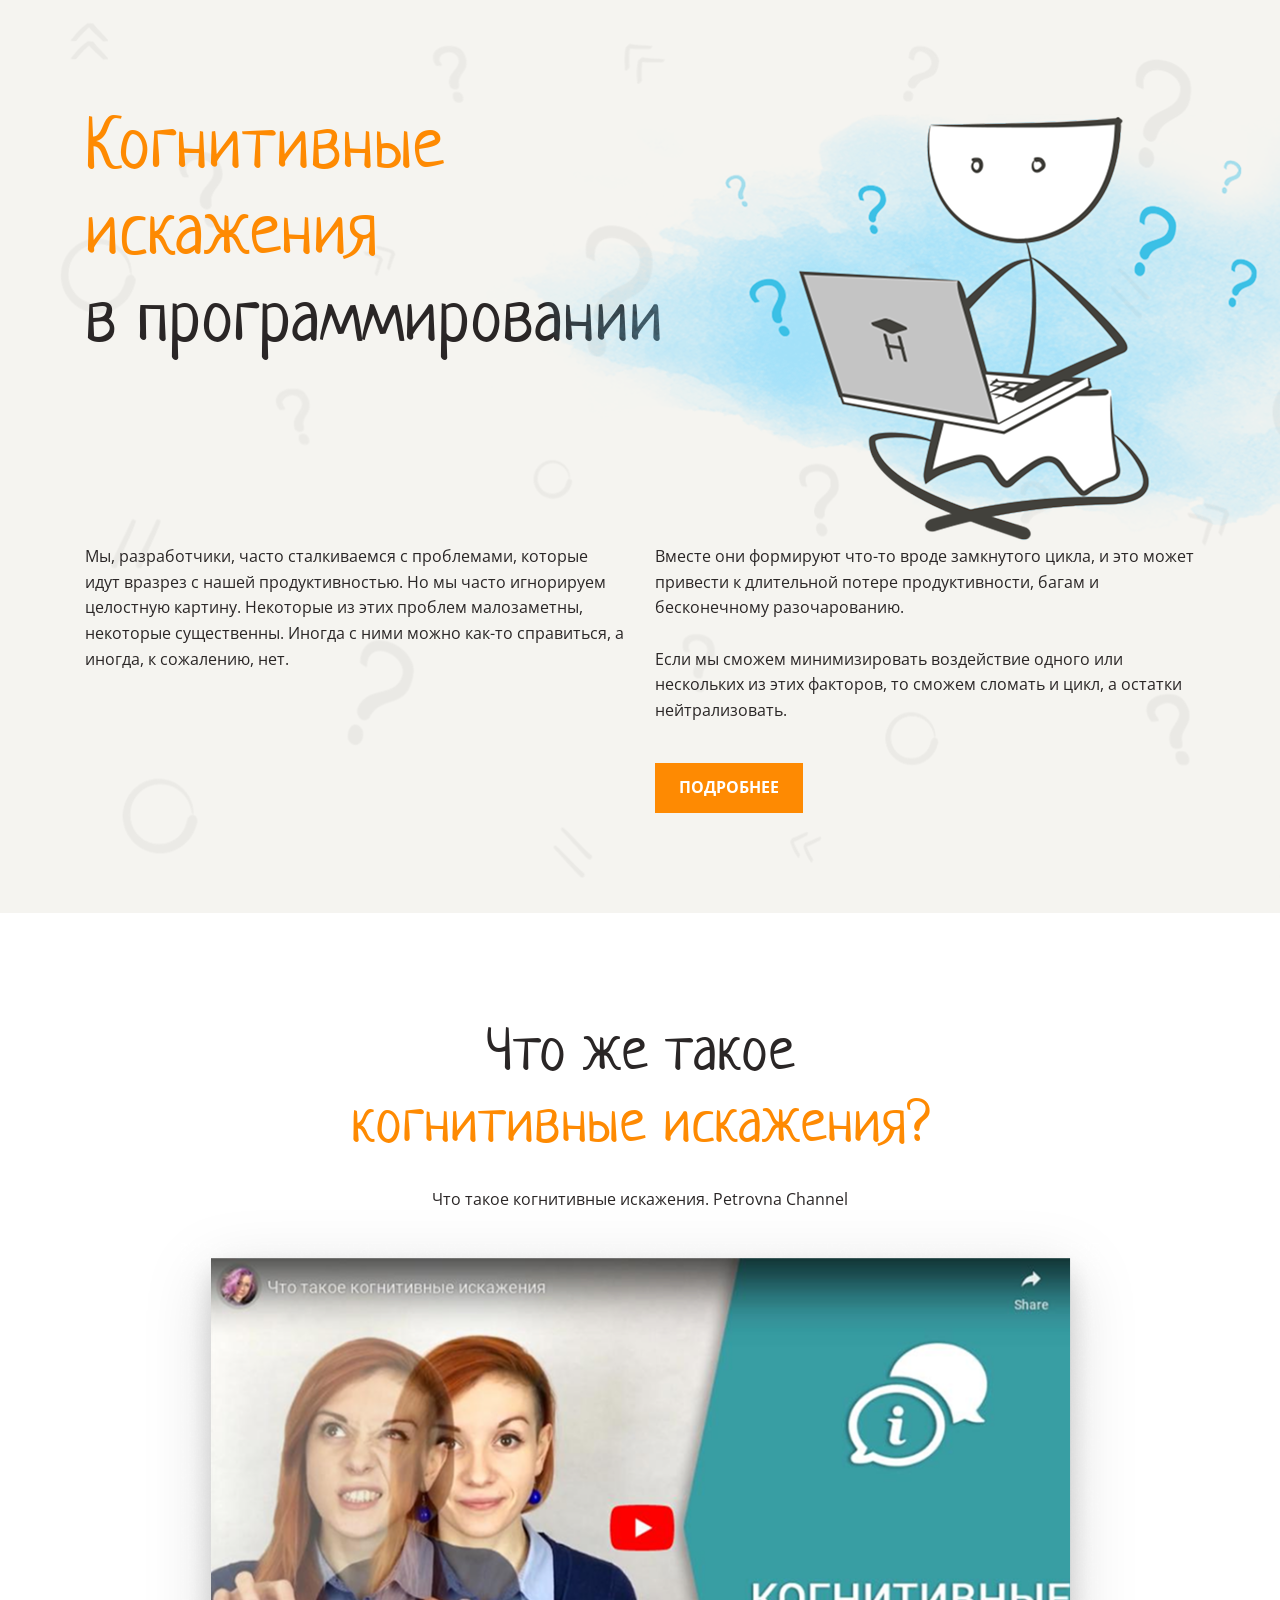
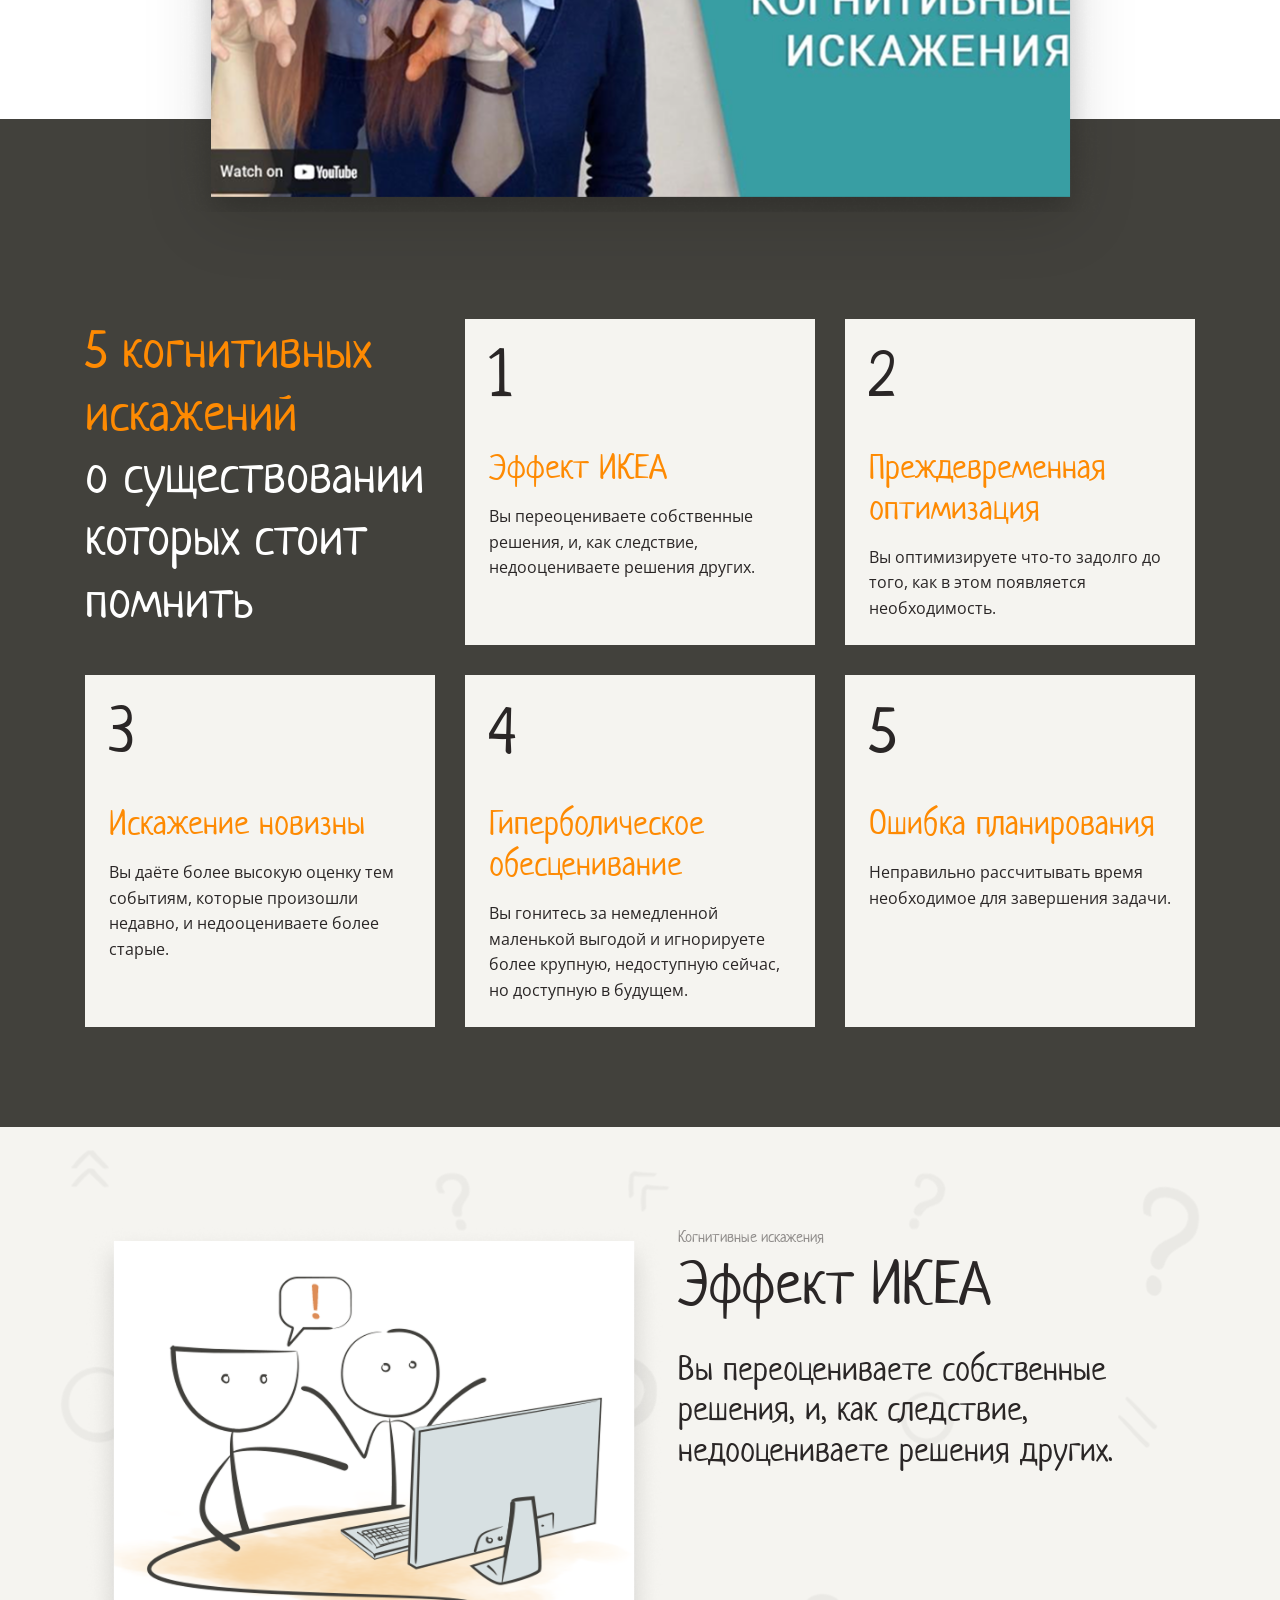
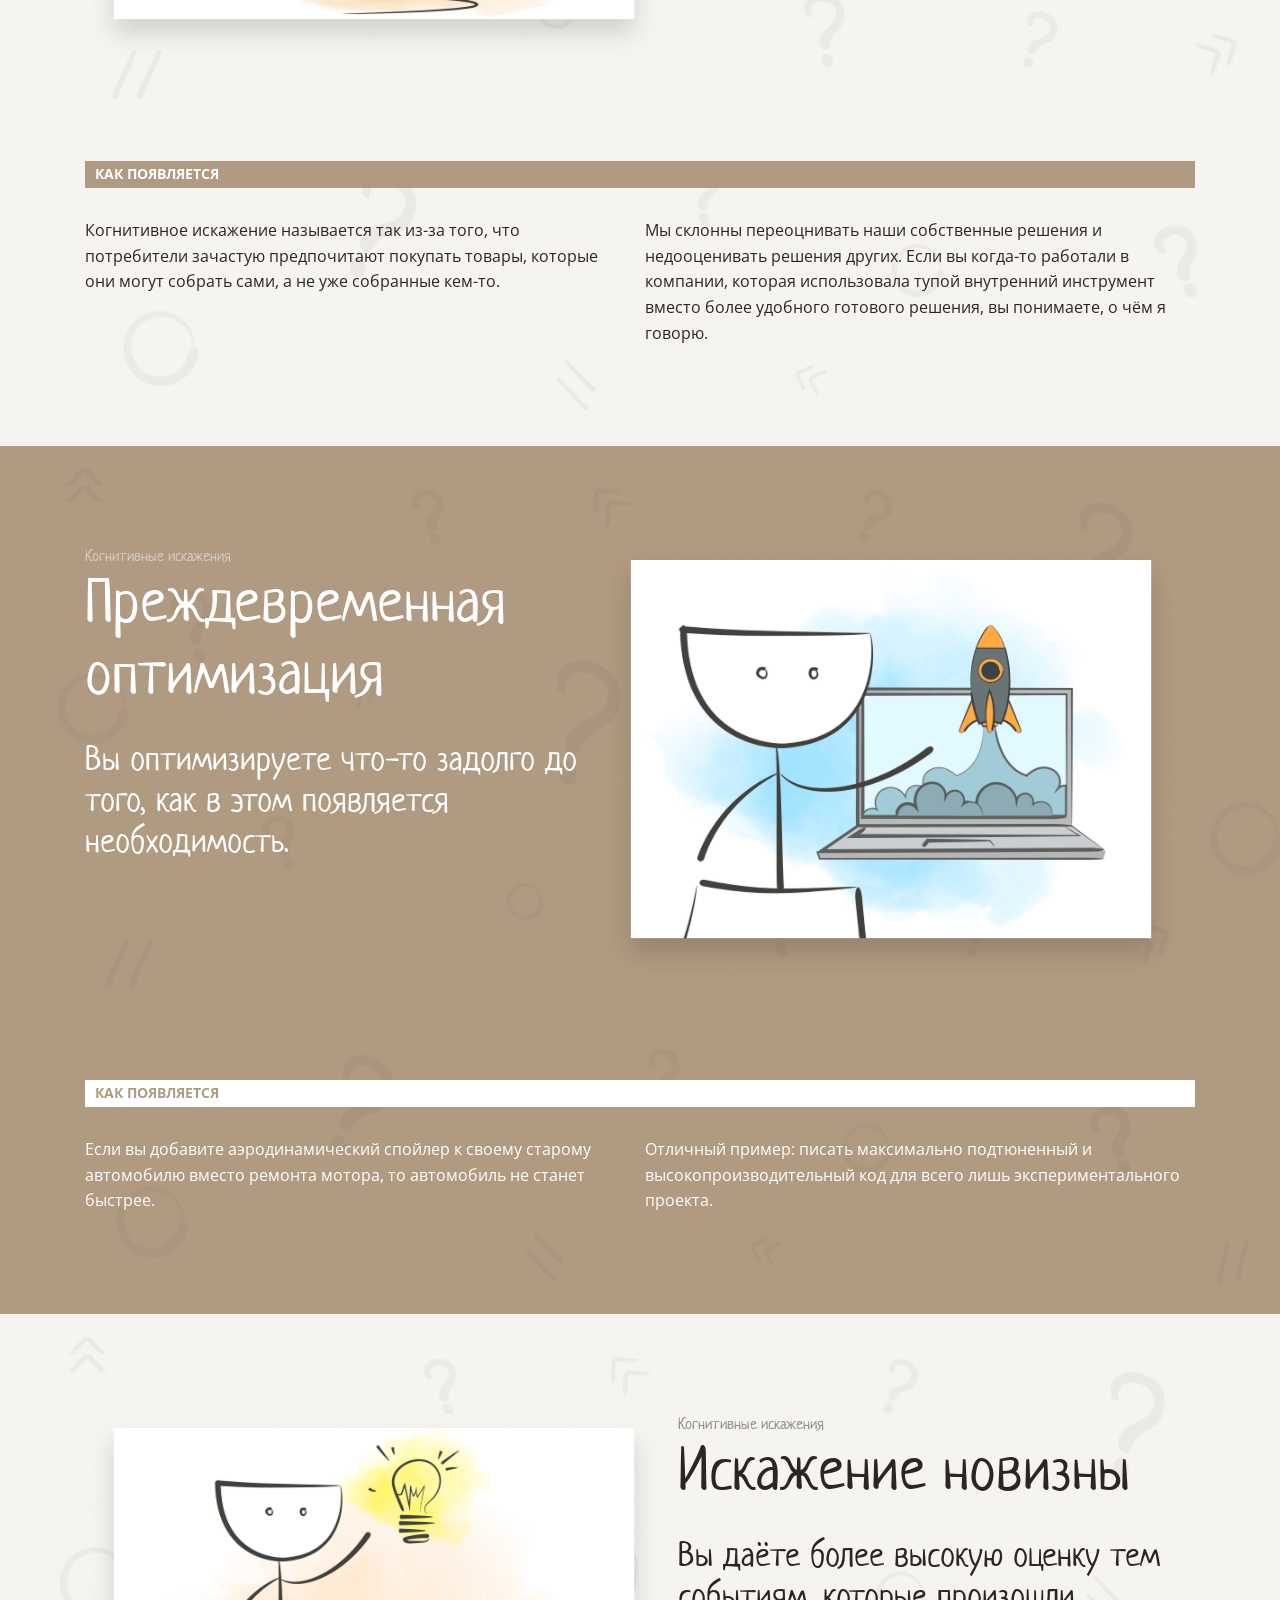
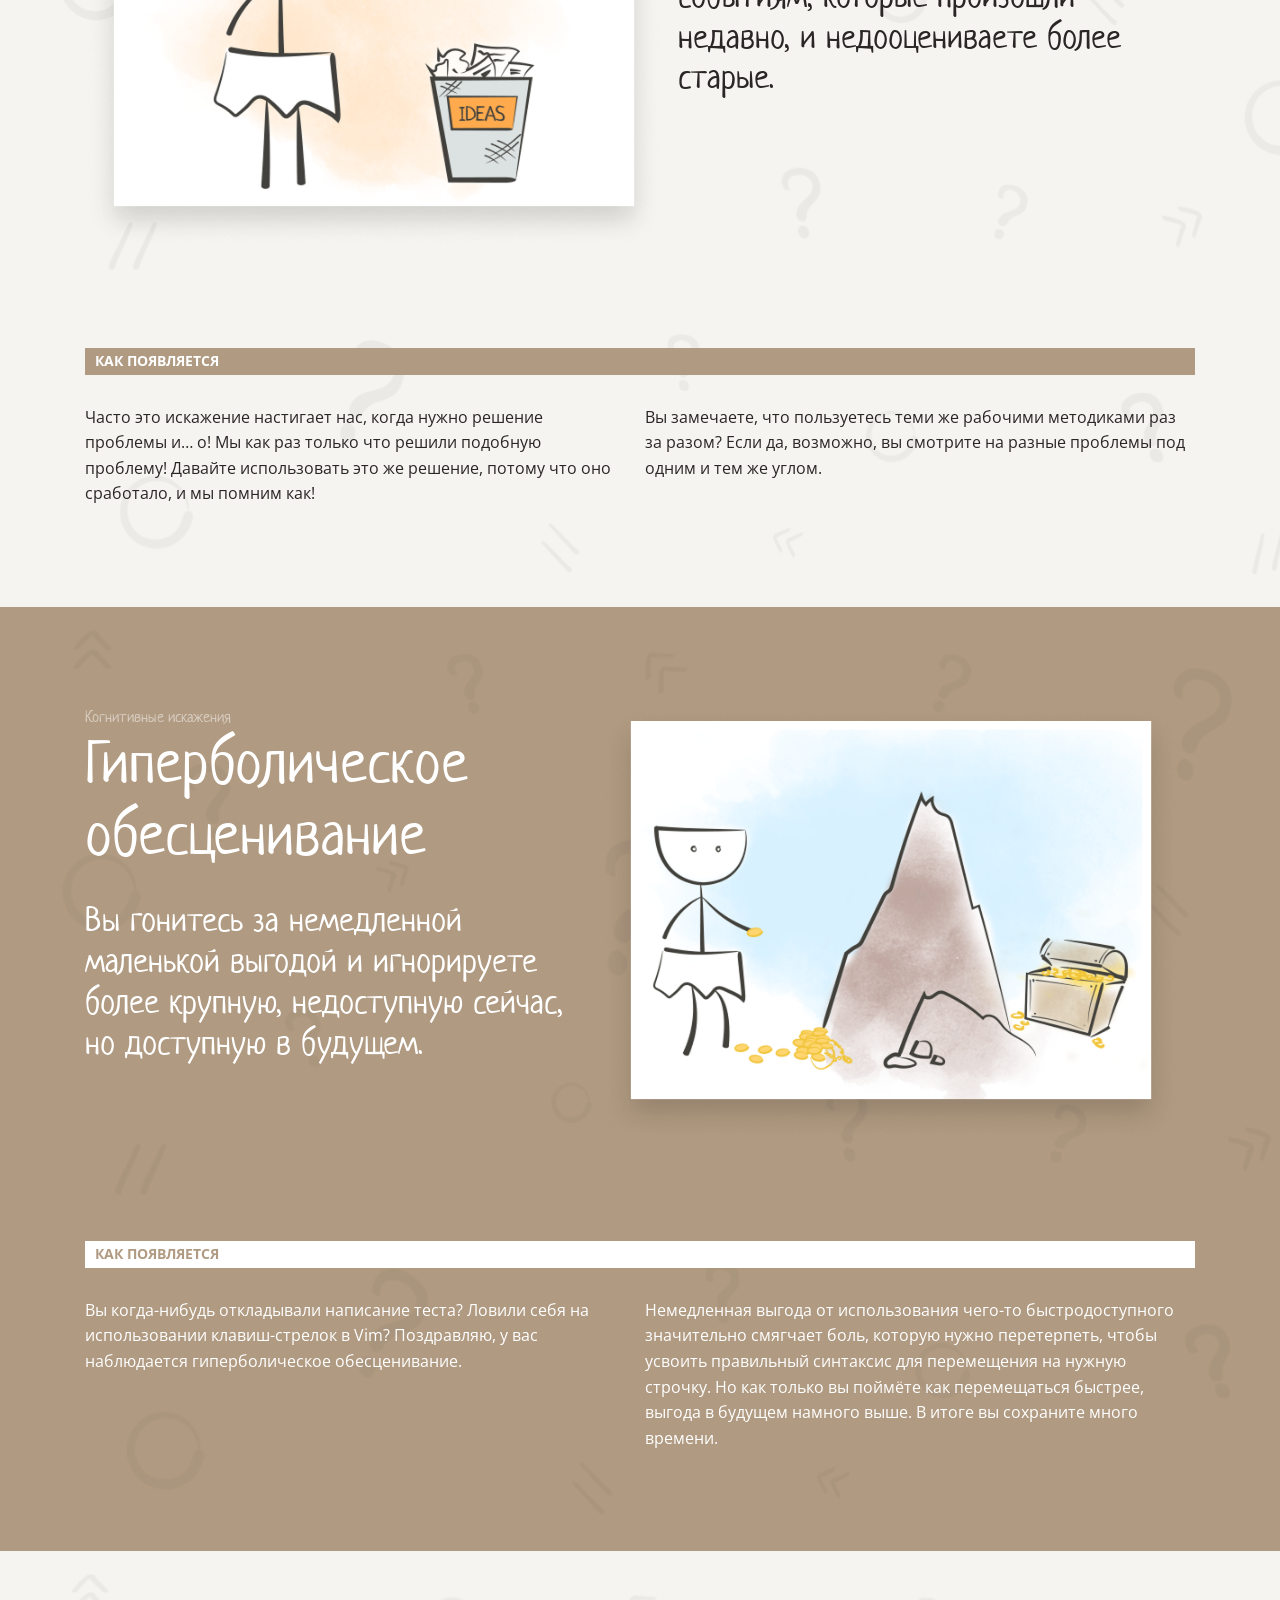
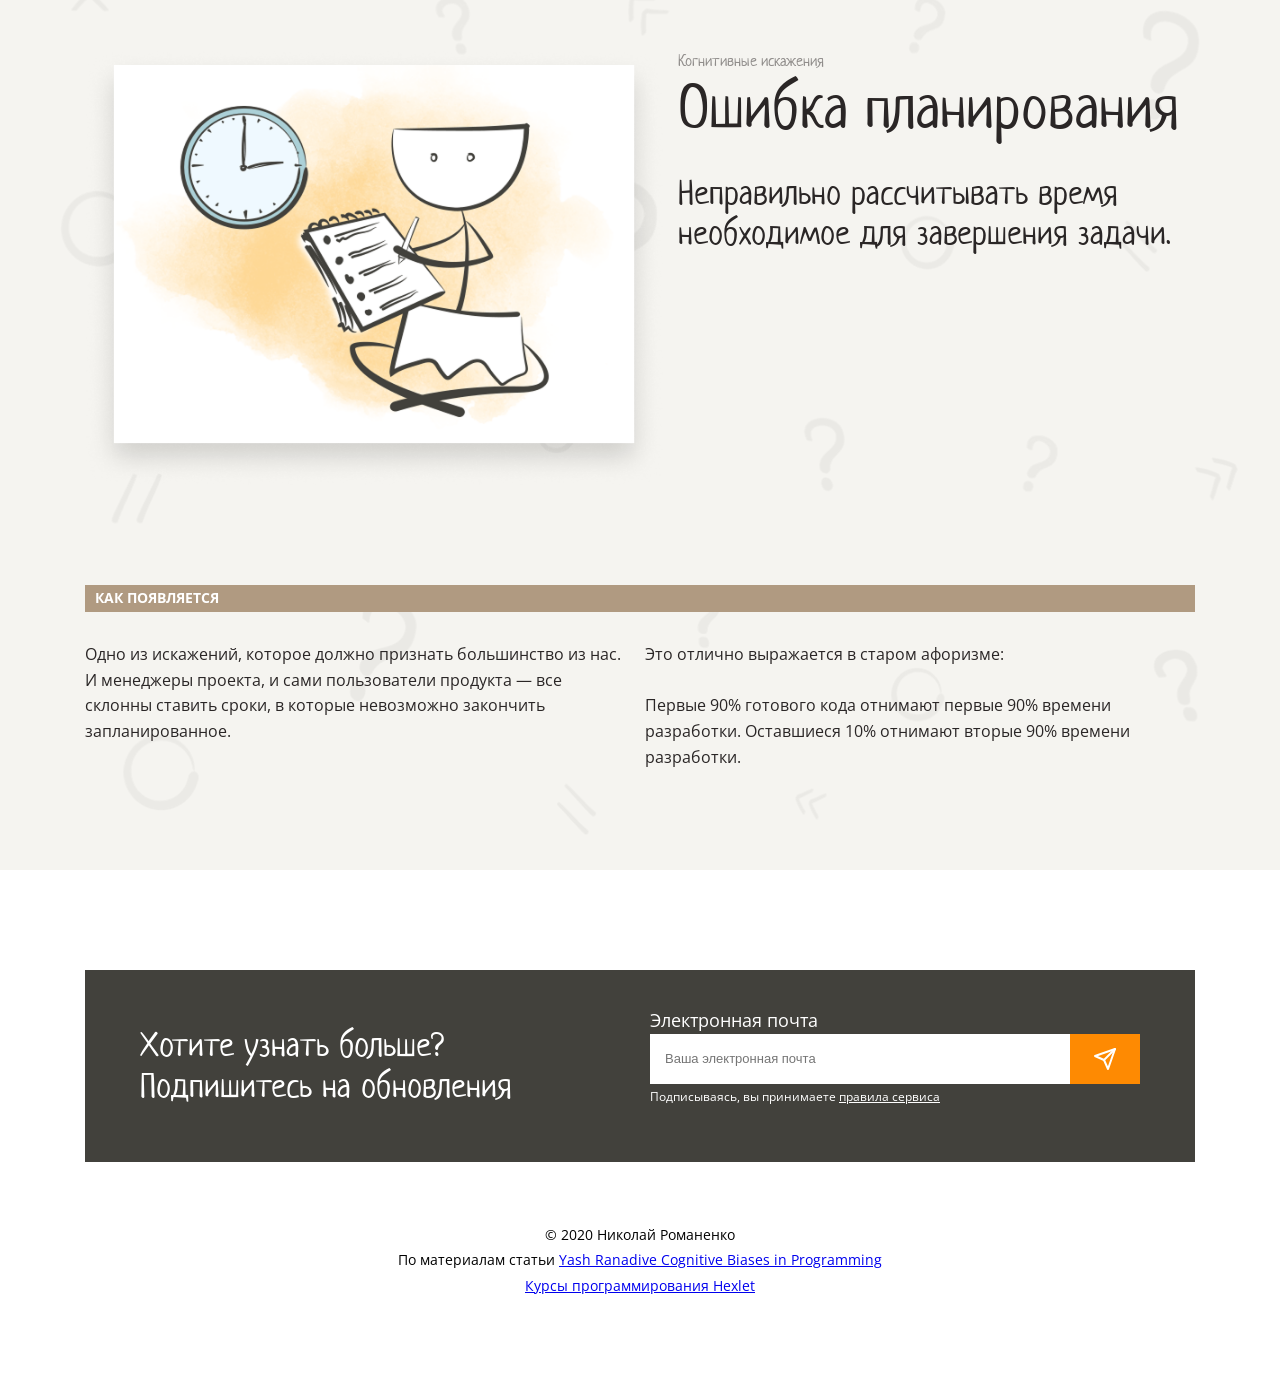
<file: index.html>
<!doctype html>
<html lang="ru">
  <head>
    <meta charset="UTF-8" />
    <meta name="viewport" content="width=device-width, initial-scale=1.0" />
    <meta http-equiv="X-UA-Compatible" content="ie=edge" />
    <title>Когнитивные искажения</title>

    <link rel="stylesheet" href="./src/styles/style.css" />
  </head>
  <body>
    <header class="wrapper wrapper-light">
      <section>
        <div class="box">
          <h1 class="mb-185">
            <span class="text-primary">Когнитивные<br />искажения<br /></span>в
            программировании
          </h1>
          <img
            class="header-image"
            src="/images/header.png"
            alt="Декоративная картинка"
          />
          <section class="header-container">
            <div class="header-column">
              <p>
                Мы, разработчики, часто сталкиваемся с проблемами, которые идут
                вразрез с нашей продуктивностью. Но мы часто игнорируем
                целостную картину. Некоторые из этих проблем малозаметны,
                некоторые существенны. Иногда с ними можно как-то справиться, а
                иногда, к сожалению, нет.
              </p>
            </div>
            <div class="header-column">
              <p>
                Вместе они формируют что-то вроде замкнутого цикла, и это может
                привести к длительной потере продуктивности, багам и
                бесконечному разочарованию.
              </p>
              <br />
              <p class="mb-40">
                Если мы сможем минимизировать воздействие одного или нескольких
                из этих факторов, то сможем сломать и цикл, а остатки
                нейтрализовать.
              </p>
              <a class="btn btn-primary" href="#navigation">Подробнее</a>
            </div>
          </section>
        </div>
      </section>
    </header>

    <main>
      <section id="preview-image" class="box">
        <h2 class="text-center mb-30">
          Что же такое<br /><span class="text-primary"
            >когнитивные искажения?</span
          >
        </h2>
        <figure class="text-center mb-n100">
          <figcaption class="mb-30">
            Что такое когнитивные искажения. Petrovna Channel
          </figcaption>
          <a
            href="https://youtu.be/jie9AizBqss?feature=shared"
            target="_blank"
            class="d-inline-block drop-shadow"
          >
            <img
              src="/images/preview.png"
              alt="Превью"
              width="919"
              height="569"
            />
          </a>
        </figure>
      </section>

      <section
        id="navigation"
        class="wrapper wrapper-no-bg wrapper-dark-primary"
      >
        <div class="box pt-200">
          <div class="navigation-cards">
            <h3 class="card card-header card-transparent">
              <span class="text-primary">5 когнитивных искажений</span><br />
              <span class="text-white"
                >о существовании которых стоит помнить</span
              >
            </h3>
            <article class="card card-light">
              <div class="card-number mb-40">1</div>
              <h4 class="text-primary mb-16">Эффект ИКЕА</h4>
              <p>
                Вы переоцениваете собственные решения, и, как следствие,
                недооцениваете решения других.
              </p>
            </article>
            <article class="card card-light">
              <div class="card-number mb-40">2</div>
              <h4 class="text-primary mb-16">Преждевременная оптимизация</h4>
              <p>
                Вы оптимизируете что-то задолго до того, как в этом появляется
                необходимость.
              </p>
            </article>
            <article class="card card-light">
              <div class="card-number mb-40">3</div>
              <h4 class="text-primary mb-16">Искажение новизны</h4>
              <p>
                Вы даёте более высокую оценку тем событиям, которые произошли
                недавно, и недооцениваете более старые.
              </p>
            </article>
            <article class="card card-light">
              <div class="card-number mb-40">4</div>
              <h4 class="text-primary mb-16">Гиперболическое обесценивание</h4>
              <p>
                Вы гонитесь за немедленной маленькой выгодой и игнорируете более
                крупную, недоступную сейчас, но доступную в будущем.
              </p>
            </article>
            <article class="card card-light">
              <div class="card-number mb-40">5</div>
              <h4 class="text-primary mb-16">Ошибка планирования</h4>
              <p>
                Неправильно рассчитывать время необходимое для завершения
                задачи.
              </p>
            </article>
          </div>
        </div>
      </section>

      <section id="ikea-effect" class="wrapper wrapper-light">
        <article class="box">
          <header class="effect-header">
            <img
              src="/images/ikea-effect.png"
              alt="Декоративная картинка"
              width="578"
              height="434"
            />
            <div class="w-502">
              <p class="font-neucha font-24 ln-12 text-secondary-dark">
                Когнитивные искажения
              </p>
              <h2 class="mb-30">Эффект ИКЕА</h2>
              <p class="font-neucha text-34 ln-12">
                Вы переоцениваете собственные решения, и, как следствие,
                недооцениваете решения других.
              </p>
            </div>
          </header>
          <section class="effect-columns">
            <h5 class="effect-title effect-title-brown">Как появляется</h5>
            <p class="effect-column">
              Когнитивное искажение называется так из-за того, что потребители
              зачастую предпочитают покупать товары, которые они могут собрать
              сами, а не уже собранные кем-то.
            </p>
            <p class="effect-column">
              Мы склонны переоцнивать наши собственные решения и недооценивать
              решения других. Если вы когда-то работали в компании, которая
              использовала тупой внутренний инструмент вместо более удобного
              готового решения, вы понимаете, о чём я говорю.
            </p>
          </section>
        </article>
      </section>

      <section id="premature-optimization" class="wrapper wrapper-brown">
        <article class="box">
          <header class="effect-header text-white">
            <div class="w-502">
              <p class="font-neucha font-24 ln-12 text-secondary-light">
                Когнитивные искажения
              </p>
              <h2 class="mb-30">Преждевременная оптимизация</h2>
              <p class="font-neucha text-34 ln-12">
                Вы оптимизируете что-то задолго до того, как в этом появляется
                необходимость.
              </p>
            </div>
            <img
              src="/images/premature-optimization.png"
              alt="Декоративная картинка"
              width="578"
              height="434"
            />
          </header>
          <section class="effect-columns text-white">
            <h5 class="effect-title effect-title-white">Как появляется</h5>
            <p class="effect-column">
              Если вы добавите аэродинамический спойлер к своему старому
              автомобилю вместо ремонта мотора, то автомобиль не станет быстрее.
            </p>
            <p class="effect-column">
              Отличный пример: писать максимально подтюненный и
              высокопроизводительный код для всего лишь экспериментального
              проекта.
            </p>
          </section>
        </article>
      </section>

      <section id="distortion-of-novelty" class="wrapper wrapper-light">
        <article class="box">
          <header class="effect-header">
            <img
              src="/images/distortion-of-novelty.png"
              alt="Декоративная картинка"
              width="578"
              height="434"
            />
            <div class="w-502">
              <p class="font-neucha font-24 ln-12 text-secondary-dark">
                Когнитивные искажения
              </p>
              <h2 class="mb-30">Искажение новизны</h2>
              <p class="font-neucha text-34 ln-12">
                Вы даёте более высокую оценку тем событиям, которые произошли
                недавно, и недооцениваете более старые.
              </p>
            </div>
          </header>
          <section class="effect-columns">
            <h5 class="effect-title effect-title-brown">Как появляется</h5>
            <p class="effect-column">
              Часто это искажение настигает нас, когда нужно решение проблемы и…
              о! Мы как раз только что решили подобную проблему! Давайте
              использовать это же решение, потому что оно сработало, и мы помним
              как!
            </p>
            <p class="effect-column">
              Вы замечаете, что пользуетесь теми же рабочими методиками раз за
              разом? Если да, возможно, вы смотрите на разные проблемы под одним
              и тем же углом.
            </p>
          </section>
        </article>
      </section>

      <section id="hyperbolic-depreciation" class="wrapper wrapper-brown">
        <article class="box">
          <header class="effect-header text-white">
            <div class="w-502">
              <p class="font-neucha font-24 ln-12 text-secondary-light">
                Когнитивные искажения
              </p>
              <h2 class="mb-30">Гиперболическое обесценивание</h2>
              <p class="font-neucha text-34 ln-12">
                Вы гонитесь за немедленной маленькой выгодой и игнорируете более
                крупную, недоступную сейчас, но доступную в будущем.
              </p>
            </div>
            <img
              src="/images/hyperbolic-depreciation.png"
              alt="Декоративная картинка"
              width="578"
              height="434"
            />
          </header>
          <section class="effect-columns text-white">
            <h5 class="effect-title effect-title-white">Как появляется</h5>
            <p class="effect-column">
              Вы когда-нибудь откладывали написание теста? Ловили себя на
              использовании клавиш-стрелок в Vim? Поздравляю, у вас наблюдается
              гиперболическое обесценивание.
            </p>
            <p class="effect-column">
              Немедленная выгода от использования чего-то быстродоступного
              значительно смягчает боль, которую нужно перетерпеть, чтобы
              усвоить правильный синтаксис для перемещения на нужную строчку. Но
              как только вы поймёте как перемещаться быстрее, выгода в будущем
              намного выше. В итоге вы сохраните много времени.
            </p>
          </section>
        </article>
      </section>

      <section id="errors-in-planning" class="wrapper wrapper-light">
        <article class="box">
          <header class="effect-header">
            <img
              src="/images/errors-in-planning.png"
              alt="Декоративная картинка"
              width="578"
              height="434"
            />
            <div class="w-502">
              <p class="font-neucha font-24 ln-12 text-secondary-dark">
                Когнитивные искажения
              </p>
              <h2 class="mb-30">Ошибка планирования</h2>
              <p class="font-neucha text-34 ln-12">
                Неправильно рассчитывать время необходимое для завершения
                задачи.
              </p>
            </div>
          </header>
          <section class="effect-columns">
            <h5 class="effect-title effect-title-brown">Как появляется</h5>
            <p class="effect-column">
              Одно из искажений, которое должно признать большинство из нас. И
              менеджеры проекта, и сами пользователи продукта — все склонны
              ставить сроки, в которые невозможно закончить запланированное.
            </p>
            <p class="effect-column">
              Это отлично выражается в старом афоризме:<br />
              <br />
              Первые 90% готового кода отнимают первые 90% времени разработки.
              Оставшиеся 10% отнимают вторые 90% времени разработки.
            </p>
          </section>
        </article>
      </section>
    </main>
    <footer class="footer">
      <section class="box">
        <div class="footer-form">
          <h4>Хотите узнать больше?<br />Подпишитесь на обновления</h4>
          <form class="user-form">
            <label for="user-email" class="label-user-email"
              >Электронная почта</label
            >
            <input
              id="user-email"
              class="user-email"
              type="email"
              placeholder="Ваша электронная почта"
            />
            <button type="submit" class="submit-email-button"></button>
            <p class="form-under">
              Подписываясь, вы принимаете
              <a href="#" class="text-white">правила сервиса</a>
            </p>
          </form>
        </div>
        <address class="address">
          <p class="address-contact">© 2020 Николай Романенко</p>
          <p>По материалам статьи <a href="https://medium.com/hackernoon/cognitive-biases-in-programming-5e937707c27b">Yash Ranadive Cognitive Biases in Programming</a></p>
          <p><a href="https://ru.hexlet.io/">Курсы программирования Hexlet</a></p>
        </address>
      </section>
    </footer>
  </body>
</html>
</file>
<file: src/styles/style.css>
@font-face {
  font-family: Neucha;
  src: url("/fonts/Neucha-Regular.woff2") format("woff2");
  font-weight: 400;
  font-style: normal;
  font-display: swap;
}

@font-face {
  font-family: "Open Sans";
  src: url("/fonts/OpenSans-Regular.woff2") format("woff2");
  font-weight: 400;
  font-style: normal;
  font-display: swap;
}

@font-face {
  font-family: "Open Sans";
  src: url("/fonts/OpenSans-Bold.woff2") format("woff2");
  font-weight: 700;
  font-style: normal;
  font-display: swap;
}

:root {
  --color-white: #fff;
  --color-white-transparent: #d7ccc0;
  --color-light: #f5f4f0;
  --color-primary: #fe8a02;
  --color-dark-primary: #42413C;
  --color-dark: #2a2626;
  --color-dark-transparent: #908d8b;
  --color-brown: #b09a81;
  --color-blue: #1085c5;
  --line-height-base: 1.6em;
  --font-color: var(--color-dark);
  --font-size-base: 16px;
}

* {
  box-sizing: border-box;
  padding: 0;
  margin: 0;
  border: none;
}

body {
  font-family: "Open Sans", sans-serif;
  font-size: var(--font-size-base);
  font-weight: 400;
  font-style: normal;
  line-height: var(--line-height-base);
  color: var(--font-color);
}

h1, h2, h3, h4, h5, h6 {
  font-family: Neucha, cursive;
  font-weight: 400;
  font-style: normal;
  line-height: 1.2em;
}

h1 {
  font-size: 72px;
}

h2 {
  font-size: 60px;
}

h3 {
  font-size: 52px;
}

h4 {
  font-size: 34px;
}

h5 {
  font-size: 14px;
}

.header-image {
  position: absolute;
  top: 55px;
  right: -270px;
  height: 525px;
}

.header-container {
  display: flex;
  gap: 30px;
}

.header-column {
  width: 540px;
}

.btn {
  display: inline-block;
  padding: 12px 24px;
}

.btn-primary {
  font-weight: 700;
  text-decoration: none;
  text-transform: uppercase;
  letter-spacing: 0;
  color: var(--color-white);
  background-color: var(--color-primary);
}

.navigation-cards {
  display: flex;
  flex-flow: row wrap;
  gap: 30px;
}

.card {
  width: 350px;
  flex: 0 0 350px;
  padding: 24px;
}

.card-header {
  padding: 0;
}

.card-transparent {
  background-color: transparent;
}

.card-light {
  background-color: var(--color-light);
}

.card-number {
  font-family: Neucha, cursive;
  font-weight: 400;
  font-style: normal;
  font-size: 64px;
  line-height: 1;
}

.footer-form {
  position: relative;
  padding: 55px;
  margin-bottom: 60px;
  color: white;
  background-color: var(--color-dark-primary);
}

.user-form {
  position: absolute;
  top: 38px;
  right: 55px;
  display: flex;
  flex-flow: row wrap;
  width: 490px;
}

.user-email {
  height: 50px;
  width: 420px;
  padding: 15px;
}

.user-email::placeholder {
  font-size: 13px;
  color: #757575;
}

.label-user-email {
  width: 100%;
  font-size: 18px;
}

.submit-email-button {
  position: relative;
  height: 50px;
  width: 70px;
  background-color: var(--color-primary);
}

.submit-email-button::before {
  content: "";
  position: absolute;
  top: 50%;
  left: 50%;
  transform: translate(-50%, -50%);
  height: 24px;
  width: 24px;
  background-image: url("/icons/send.svg");
}

.form-under {
  font-size: 12px;
}

.address {
  font-size: 14px;
  font-style: normal;
  text-align: center;
  color: black;
}

.box {
  position: relative;
  width: 1110px;
  padding-block: 100px;
  margin-inline: auto;
}

.wrapper {
  position: relative;
}

.wrapper::before {
  content: "";
  position: absolute;
  inset: 0;
  width: 100%;
  height: 100%;
  background-image: url("/images/background.png");
  background-repeat: no-repeat;
  background-size: cover;
  z-index: -1;
}

.wrapper-no-bg::before {
  background-image: none;
}

.wrapper-light::before {
  background-color: var(--color-light);
}

.wrapper-dark-primary::before {
  background-color: var(--color-dark-primary);
}

.wrapper-brown::before {
  background-color: var(--color-brown);
}

.effect-header {
  display: flex;
  flex-flow: column wrap;
  height: 434px;
  margin-bottom: 100px;
}

.effect-columns {
  display: flex;
  flex-flow: row wrap;
  gap: 30px 20px;
}

.effect-column {
  width: 540px;
}

.effect-title {
  width: 100%;
  padding: 5px 10px;
  font-family: "Open Sans", sans-serif;
  font-size: 14px;
  line-height: 1.2;
  font-weight: 700;
  text-transform: uppercase;
}

.effect-title-brown {
  color: var(--color-white);
  background-color: var(--color-brown);
}

.effect-title-white {
  color: var(--color-brown);
  background-color: var(--color-white);
}

.w-502 {
  width: 502px;
}

.mb-185 {
  margin-bottom: 185px;
}

.mb-40 {
  margin-bottom: 40px;
}

.mb-30 {
  margin-bottom: 30px;
}

.mb-16 {
  margin-bottom: 16px;
}

.mb-n100 {
  margin-bottom: -200px;
}

.pt-200 {
  padding-top: 200px;
}

.text-primary {
  color: var(--color-primary);
}

.text-secondary-dark {
  color: var(--color-dark-transparent);
}

.text-secondary-light {
  color: var(--color-white-transparent);
}

.text-white {
  color: var(--color-white);
}

.text-dark {
  color: var(--color-dark);
}

.text-brown {
  color: var(--color-brown);
}

.text-34 {
  font-size: 34px;
}

.text-24 {
  font-size: 24px;
}

.text-center {
  text-align: center;
}

.font-neucha {
  font-family: Neucha, cursive;
}

.ln-12 {
  line-height: 1.2;
}

.bg-white {
  background-color: var(--color-white);
}

.bg-light {
  background-color: var(--color-light);
}

.bg-brown {
  background-color: var(--color-brown);
}

.bg-dark-primary {
  background-color: var(--color-dark-primary);
}

.drop-shadow {
  filter: drop-shadow(0 16px 32px rgb(0 0 0 / 15%));
}
</file>
